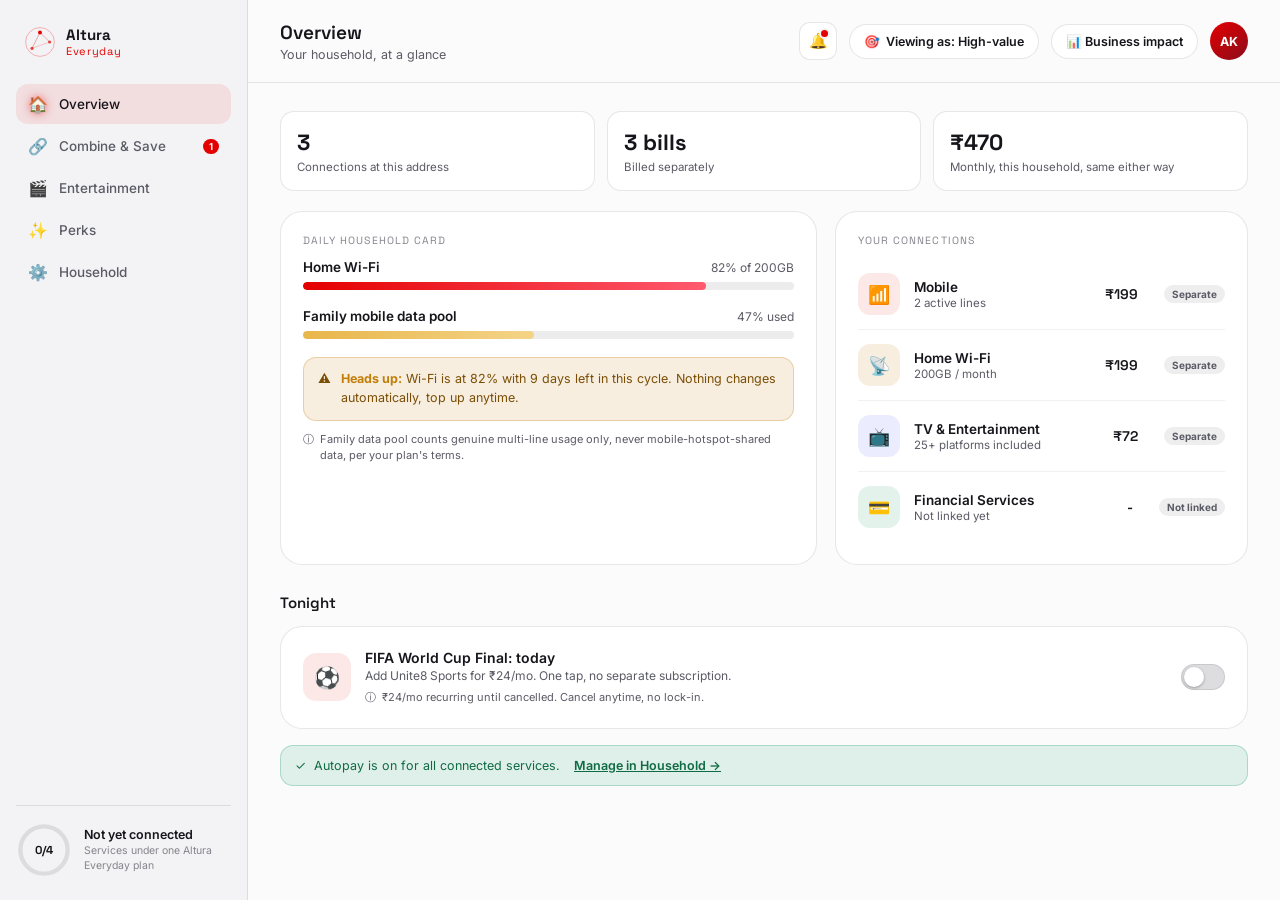
<file: index.html>
<!DOCTYPE html>
<html lang="en">
<head>
<meta charset="UTF-8">
<meta name="viewport" content="width=device-width, initial-scale=1.0">
<meta name="color-scheme" content="light">
<title>Altura Everyday</title>
<style>html,body{background:#fbfbfc;}</style>
<link rel="preconnect" href="https://fonts.googleapis.com">
<link href="https://fonts.googleapis.com/css2?family=Space+Grotesk:wght@500;600;700&family=Inter:wght@400;500;600;700&display=swap" rel="stylesheet">
<link rel="stylesheet" href="style.css">
</head>
<body>

<div class="app">

  <!-- SIDEBAR -->
  <aside class="sidebar">
    <div class="brand">
      <svg class="brand-mesh" viewBox="0 0 40 40" width="32" height="32" fill="none">
        <circle cx="20" cy="20" r="18" stroke="#e40000" stroke-opacity="0.35" stroke-width="1"/>
        <circle cx="20" cy="8" r="2.5" fill="#e40000"/>
        <circle cx="32" cy="20" r="2" fill="#e40000" fill-opacity="0.7"/>
        <circle cx="10" cy="28" r="2" fill="#e40000" fill-opacity="0.7"/>
        <line x1="20" y1="8" x2="32" y2="20" stroke="#e40000" stroke-opacity="0.4"/>
        <line x1="20" y1="8" x2="10" y2="28" stroke="#e40000" stroke-opacity="0.4"/>
        <line x1="32" y1="20" x2="10" y2="28" stroke="#e40000" stroke-opacity="0.25"/>
      </svg>
      <div>
        <div class="brand-name">Altura</div>
        <div class="brand-tag">Everyday</div>
      </div>
    </div>

    <nav class="nav" id="nav"></nav>

    <div class="sidebar-progress">
      <div class="ring-wrap">
        <svg viewBox="0 0 64 64" class="ring" width="56" height="56">
          <circle cx="32" cy="32" r="27" class="ring-track"/>
          <circle cx="32" cy="32" r="27" class="ring-fill" id="ring-fill"/>
        </svg>
        <div class="ring-label" id="ring-label">0/4</div>
      </div>
      <div class="progress-copy">
        <div class="progress-title" id="progress-title">Not yet connected</div>
        <div class="progress-sub">Services under one Altura Everyday plan</div>
      </div>
    </div>
  </aside>

  <!-- MAIN -->
  <main class="main">
    <header class="topbar">
      <div class="topbar-left">
        <div class="greeting" id="page-title">Overview</div>
        <div class="greeting-sub" id="page-sub">Your household, at a glance</div>
      </div>
      <div class="topbar-right">
        <button class="icon-btn" id="bell-btn" title="Notifications">
          🔔<span class="dot" id="bell-dot"></span>
        </button>
        <div class="bell-panel" id="bell-panel">
          <div class="bell-item" data-goto="entertainment">
            <span class="bell-emoji">⚽</span>
            <div>
              <div class="bell-t">FIFA World Cup Final: tonight</div>
              <div class="bell-d">Add Unite8 Sports for ₹24/mo. Tap to open.</div>
            </div>
          </div>
          <div class="bell-item" data-goto="combine">
            <span class="bell-emoji">🔗</span>
            <div>
              <div class="bell-t">3 connections found at your address</div>
              <div class="bell-d">Combine at the same price. Tap to review.</div>
            </div>
          </div>
        </div>
        <button class="pill-btn" id="segment-btn" title="Research finding: high-value households respond to 'we noticed' framing (~74%), mass-market to 'save money' framing (~54-73%). Toggle to see both.">🎯 <span id="segment-label">Viewing as: High-value</span></button>
        <button class="pill-btn" id="impact-btn">📊 Business impact</button>
        <div class="avatar">AK</div>
      </div>
    </header>

    <div class="page" id="page"></div>
  </main>
</div>

<!-- BUSINESS IMPACT SLIDE-OVER -->
<div class="overlay" id="impact-overlay"></div>
<aside class="slideover" id="impact-slideover">
  <div class="slideover-head">
    <div>
      <div class="so-eyebrow">For the pitch, not the customer</div>
      <h2>Why this app is worth building</h2>
    </div>
    <button class="close-btn" id="impact-close">✕</button>
  </div>
  <div class="slideover-body">
    <div class="metric-row">
      <div class="metric">
        <div class="metric-label">Blended ARPU</div>
        <div class="metric-value"><span data-count="257" data-prefix="₹">₹0</span> → <span data-count="322" data-prefix="₹">₹0</span></div>
        <div class="metric-delta up">+25%</div>
      </div>
      <div class="metric">
        <div class="metric-label">Blended churn</div>
        <div class="metric-value"><span data-count="30" data-decimal="1" data-suffix="%">0%</span> → <span data-count="24" data-decimal="1" data-suffix="%">0%</span></div>
        <div class="metric-delta down">−20%</div>
      </div>
    </div>
    <div class="metric-full">
      <div class="metric-label">Fully bundled household, lifetime value vs. prepaid-only</div>
      <div class="metric-big"><span data-count="68" data-decimal="1" data-suffix="x">0x</span></div>
      <div class="metric-note">Same ARPU and churn table the case gives us, multiplied not added.</div>
    </div>
    <div class="metric-full">
      <div class="metric-label">Incremental revenue</div>
      <div class="metric-big">+₹78 Cr <span class="unit">/ 1M subs / year</span></div>
      <div class="metric-note">At 40% bundled mix, zero net discounting, Year 3.</div>
    </div>
    <div class="metric-full">
      <div class="metric-label">Messaging, segmented by primary research (n=200)</div>
      <div class="seg-compare">
        <div class="seg-col"><div class="seg-h">High-value (₹5L+)</div><div class="seg-v">"We noticed" <b>74%</b></div><div class="seg-v dim">"Save money" 15%</div></div>
        <div class="seg-col"><div class="seg-h">Mass-market</div><div class="seg-v">"Save money" <b>54–73%</b></div><div class="seg-v dim">"We noticed" &lt;11%</div></div>
      </div>
      <div class="metric-note">Use the "Viewing as" toggle top-right to see both messaging tracks live in the app.</div>
    </div>
    <p class="so-footnote">Every toggle in this app maps to one flywheel stage: Activate (Daily Household Card, autopay), Expand (Combine, Financial Services), Retain (Perks, cultural add-ons).</p>
  </div>
</aside>

<div class="toast" id="toast"></div>

<script src="app.js"></script>
</body>
</html>
</file>
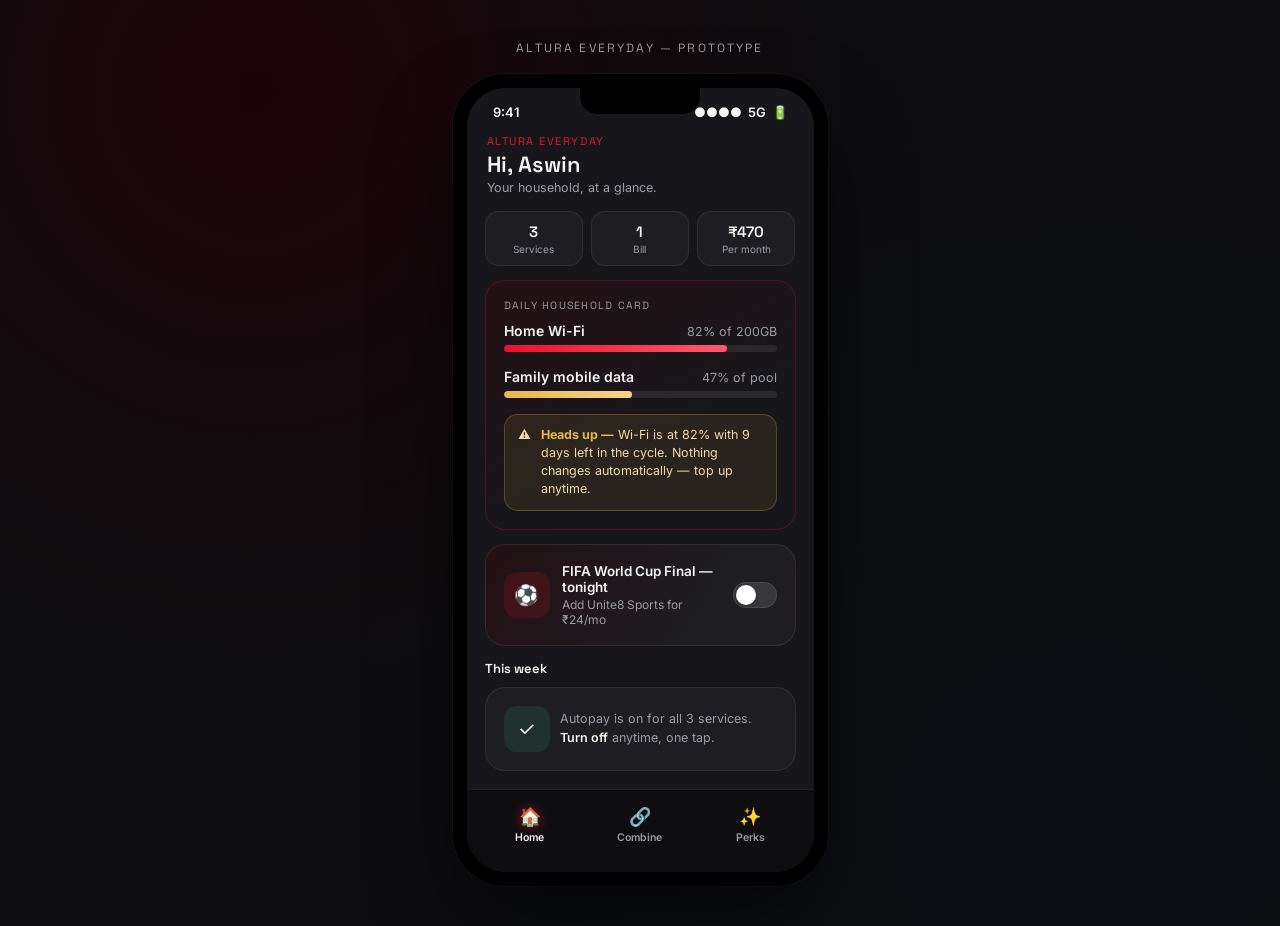
<file: index (2).html>
<!DOCTYPE html>
<html lang="en">
<head>
<meta charset="UTF-8">
<meta name="viewport" content="width=device-width, initial-scale=1.0">
<title>Altura Everyday</title>
<link rel="preconnect" href="https://fonts.googleapis.com">
<link href="https://fonts.googleapis.com/css2?family=Space+Grotesk:wght@500;600;700&family=Inter:wght@400;500;600;700&display=swap" rel="stylesheet">
<style>
  :root{
    --ink:#0c0c0e;
    --ink-soft:#17171b;
    --card:#1d1d22;
    --line:rgba(255,255,255,0.08);
    --red:#e8112d;
    --red-dim:#5c0c16;
    --gold:#e8b64a;
    --white:#f6f5f3;
    --grey:#9a9aa2;
    --green:#3ecf8e;
    --radius:20px;
  }
  *{box-sizing:border-box; margin:0; padding:0;}
  body{
    font-family:'Inter',sans-serif;
    background:
      radial-gradient(circle at 20% 10%, #1a0308 0%, transparent 45%),
      radial-gradient(circle at 85% 90%, #0a0e12 0%, transparent 50%),
      var(--ink);
    min-height:100vh;
    display:flex;
    align-items:center;
    justify-content:center;
    padding:40px 16px;
    color:var(--white);
  }
  .stage{ display:flex; flex-direction:column; align-items:center; gap:18px; }
  .stage-label{ font-family:'Space Grotesk',sans-serif; font-size:12px; letter-spacing:.18em; text-transform:uppercase; color:var(--grey); }

  /* Phone frame */
  .phone{
    width:375px; height:812px;
    background:#000;
    border-radius:52px;
    padding:14px;
    box-shadow: 0 40px 90px -20px rgba(0,0,0,0.7), 0 0 0 1px rgba(255,255,255,0.04);
    position:relative;
  }
  .screen{
    width:100%; height:100%;
    background:var(--ink-soft);
    border-radius:38px;
    overflow:hidden;
    position:relative;
    display:flex;
    flex-direction:column;
  }
  .notch{
    position:absolute; top:0; left:50%; transform:translateX(-50%);
    width:120px; height:26px; background:#000; border-radius:0 0 18px 18px; z-index:20;
  }
  .status-row{
    display:flex; justify-content:space-between; align-items:center;
    padding:16px 26px 6px; font-size:13px; font-weight:600; color:var(--white);
  }

  /* App header */
  .app-header{
    padding:8px 20px 16px;
  }
  .app-header .eyebrow{
    font-family:'Space Grotesk',sans-serif;
    font-size:11px; letter-spacing:.14em; text-transform:uppercase; color:var(--red);
    margin-bottom:2px;
  }
  .app-header h1{
    font-family:'Space Grotesk',sans-serif;
    font-size:22px; font-weight:600;
  }
  .app-header .sub{ font-size:12.5px; color:var(--grey); margin-top:2px; }

  .content{ flex:1; overflow-y:auto; padding:0 18px 18px; }
  .content::-webkit-scrollbar{ display:none; }

  /* Card base */
  .card{
    background:var(--card);
    border:1px solid var(--line);
    border-radius:var(--radius);
    padding:18px;
    margin-bottom:14px;
  }
  .card-label{
    font-family:'Space Grotesk',sans-serif;
    font-size:10.5px; letter-spacing:.12em; text-transform:uppercase; color:var(--grey);
    margin-bottom:10px;
  }

  /* Daily Household Card */
  .hh-card{
    background: linear-gradient(155deg, #241014 0%, #17171b 60%);
    border:1px solid rgba(232,17,45,0.25);
  }
  .usage-row{ display:flex; justify-content:space-between; align-items:baseline; margin-bottom:6px; }
  .usage-row .name{ font-size:14px; font-weight:600; }
  .usage-row .val{ font-size:12.5px; color:var(--grey); }
  .bar-track{ height:7px; border-radius:99px; background:rgba(255,255,255,0.08); overflow:hidden; margin-bottom:16px; }
  .bar-fill{ height:100%; border-radius:99px; }
  .bar-fill.wifi{ background: linear-gradient(90deg,#e8112d,#ff5a6e); width:82%; }
  .bar-fill.mobile{ background: linear-gradient(90deg,#e8b64a,#f4d488); width:47%; }
  .warn{
    display:flex; gap:10px; align-items:flex-start;
    background:rgba(232,182,74,0.09);
    border:1px solid rgba(232,182,74,0.25);
    border-radius:14px; padding:11px 13px; font-size:12.5px; color:#f0d9a2; line-height:1.45;
  }
  .warn b{ color:var(--gold); }

  /* Nudge card */
  .nudge-card{
    background: linear-gradient(160deg, #1d1d22 0%, #241014 130%);
  }
  .nudge-tag{
    display:inline-block; font-size:10.5px; font-weight:700; letter-spacing:.06em;
    color:var(--red); background:rgba(232,17,45,0.12); border:1px solid rgba(232,17,45,0.3);
    padding:4px 9px; border-radius:99px; margin-bottom:10px;
  }
  .nudge-card h3{ font-family:'Space Grotesk',sans-serif; font-size:16.5px; font-weight:600; line-height:1.35; margin-bottom:8px; }
  .nudge-card p{ font-size:13px; color:var(--grey); line-height:1.55; margin-bottom:14px; }
  .price-compare{ display:flex; gap:10px; margin-bottom:14px; }
  .price-box{ flex:1; background:rgba(255,255,255,0.04); border:1px solid var(--line); border-radius:12px; padding:10px 12px; }
  .price-box .lbl{ font-size:10.5px; color:var(--grey); margin-bottom:3px; }
  .price-box .amt{ font-family:'Space Grotesk',sans-serif; font-size:16px; font-weight:600; }
  .price-box.now .amt{ color:var(--white); }
  .price-box.after .amt{ color:var(--green); }
  .btn{
    display:flex; align-items:center; justify-content:center; gap:6px;
    width:100%; padding:13px; border-radius:14px; border:none;
    font-family:'Inter',sans-serif; font-weight:600; font-size:14px;
    cursor:pointer; transition:transform .15s ease;
  }
  .btn:active{ transform:scale(0.97); }
  .btn-primary{ background:var(--red); color:#fff; }
  .btn-ghost{ background:transparent; color:var(--grey); border:1px solid var(--line); margin-top:8px; }

  /* Event / add-on card */
  .event-card{
    display:flex; align-items:center; gap:12px;
    background:linear-gradient(120deg, #241014, #1d1d22 70%);
  }
  .event-icon{
    width:46px; height:46px; border-radius:13px; background:rgba(232,17,45,0.15);
    display:flex; align-items:center; justify-content:center; font-size:20px; flex-shrink:0;
  }
  .event-text{ flex:1; }
  .event-text .t{ font-size:13.5px; font-weight:600; margin-bottom:2px; }
  .event-text .p{ font-size:12px; color:var(--grey); }
  .toggle{
    width:44px; height:26px; border-radius:99px; background:rgba(255,255,255,0.12);
    position:relative; cursor:pointer; flex-shrink:0; border:1px solid var(--line);
    transition:background .2s ease;
  }
  .toggle.on{ background:var(--red); }
  .toggle .knob{
    width:20px; height:20px; border-radius:50%; background:#fff;
    position:absolute; top:2px; left:2px; transition:left .2s ease;
    box-shadow:0 1px 3px rgba(0,0,0,0.3);
  }
  .toggle.on .knob{ left:21px; }

  /* Perks list */
  .perk-row{
    display:flex; align-items:center; gap:12px; padding:12px 0;
    border-bottom:1px solid var(--line);
  }
  .perk-row:last-child{ border-bottom:none; }
  .perk-icon{
    width:38px; height:38px; border-radius:11px; background:rgba(232,182,74,0.12);
    display:flex; align-items:center; justify-content:center; font-size:17px; flex-shrink:0;
  }
  .perk-text .t{ font-size:13.5px; font-weight:600; }
  .perk-text .d{ font-size:11.5px; color:var(--grey); margin-top:1px; }
  .perk-badge{
    margin-left:auto; font-size:10px; font-weight:700; color:var(--green);
    background:rgba(62,207,142,0.12); padding:3px 8px; border-radius:99px; white-space:nowrap;
  }

  /* Household strip */
  .hh-strip{ display:flex; gap:8px; margin-bottom:14px; }
  .chip{
    flex:1; text-align:center; background:var(--card); border:1px solid var(--line);
    border-radius:14px; padding:10px 6px;
  }
  .chip .n{ font-family:'Space Grotesk',sans-serif; font-size:15px; font-weight:600; }
  .chip .l{ font-size:10px; color:var(--grey); margin-top:2px; }

  /* Bottom nav */
  .bottom-nav{
    display:flex; padding:10px 10px 22px; gap:4px;
    border-top:1px solid var(--line);
    background:rgba(12,12,14,0.7);
    backdrop-filter:blur(10px);
  }
  .nav-item{
    flex:1; display:flex; flex-direction:column; align-items:center; gap:4px;
    padding:6px 0; border-radius:12px; cursor:pointer; color:var(--grey);
    font-size:10.5px; font-weight:600; transition:color .15s ease;
    background:none; border:none; font-family:'Inter',sans-serif;
  }
  .nav-item .ic{ font-size:18px; }
  .nav-item.active{ color:var(--white); }
  .nav-item.active .ic{ filter:drop-shadow(0 0 6px rgba(232,17,45,0.5)); }

  .view{ display:none; animation:fade .25s ease; }
  .view.active{ display:block; }
  @keyframes fade{ from{opacity:0; transform:translateY(6px);} to{opacity:1; transform:translateY(0);} }

  .section-title{
    font-family:'Space Grotesk',sans-serif; font-size:13px; font-weight:600;
    margin:4px 0 10px; color:var(--white);
  }

  @media (max-width:420px){
    .phone{ width:100%; max-width:375px; height:88vh; min-height:640px; }
  }
</style>
</head>
<body>

<div class="stage">
  <div class="stage-label">Altura Everyday — Prototype</div>
  <div class="phone">
    <div class="screen">
      <div class="notch"></div>
      <div class="status-row">
        <span>9:41</span>
        <span>●●●●&nbsp;&nbsp;5G&nbsp;&nbsp;🔋</span>
      </div>

      <div class="app-header">
        <div class="eyebrow">Altura Everyday</div>
        <h1 id="header-title">Hi, Aswin</h1>
        <div class="sub" id="header-sub">Your household, at a glance.</div>
      </div>

      <div class="content">

        <!-- HOME VIEW -->
        <div class="view active" id="view-home">
          <div class="hh-strip">
            <div class="chip"><div class="n">3</div><div class="l">Services</div></div>
            <div class="chip"><div class="n">1</div><div class="l">Bill</div></div>
            <div class="chip"><div class="n">₹470</div><div class="l">Per month</div></div>
          </div>

          <div class="card hh-card">
            <div class="card-label">Daily Household Card</div>
            <div class="usage-row"><span class="name">Home Wi-Fi</span><span class="val">82% of 200GB</span></div>
            <div class="bar-track"><div class="bar-fill wifi"></div></div>
            <div class="usage-row"><span class="name">Family mobile data</span><span class="val">47% of pool</span></div>
            <div class="bar-track"><div class="bar-fill mobile"></div></div>
            <div class="warn">⚠️ <span><b>Heads up —</b> Wi-Fi is at 82% with 9 days left in the cycle. Nothing changes automatically — top up anytime.</span></div>
          </div>

          <div class="card event-card" id="event-card">
            <div class="event-icon">⚽</div>
            <div class="event-text">
              <div class="t">FIFA World Cup Final — tonight</div>
              <div class="p">Add Unite8 Sports for ₹24/mo</div>
            </div>
            <div class="toggle" id="event-toggle" onclick="toggleEvent()"><div class="knob"></div></div>
          </div>

          <div class="section-title">This week</div>
          <div class="card" style="display:flex; align-items:center; gap:10px;">
            <div class="event-icon" style="background:rgba(62,207,142,0.12);">✓</div>
            <div style="font-size:12.5px; color:var(--grey); line-height:1.5;">Autopay is on for all 3 services. <span style="color:var(--white); font-weight:600;">Turn off</span> anytime, one tap.</div>
          </div>
        </div>

        <!-- COMBINE VIEW -->
        <div class="view" id="view-combine">
          <div class="card nudge-card">
            <span class="nudge-tag">WE NOTICED</span>
            <h3>You're running 3 separate Altura connections at this address.</h3>
            <p>Mobile, Home Wi-Fi and TV are billed apart today. Bring them under one Altura Everyday plan — same total, one bill, one app.</p>
            <div class="price-compare">
              <div class="price-box now"><div class="lbl">Paying now</div><div class="amt">₹470</div></div>
              <div class="price-box after"><div class="lbl">Combined</div><div class="amt">₹470</div></div>
            </div>
            <button class="btn btn-primary" onclick="combine()">Combine — no extra cost</button>
            <button class="btn btn-ghost">Remind me later</button>
          </div>

          <div class="section-title">Why combine</div>
          <div class="card">
            <div class="perk-row"><div class="perk-icon">📉</div><div class="perk-text"><div class="t">Fewer surprises</div><div class="d">One bill, one due date, one app</div></div></div>
            <div class="perk-row"><div class="perk-icon">🔒</div><div class="perk-text"><div class="t">Nothing changes in price</div><div class="d">Never a discount trick — same total, always</div></div></div>
            <div class="perk-row"><div class="perk-icon">🎁</div><div class="perk-text"><div class="t">Unlocks Retain perks</div><div class="d">Automatic, no spend target required</div></div></div>
          </div>
        </div>

        <!-- PERKS VIEW -->
        <div class="view" id="view-perks">
          <div class="card">
            <div class="card-label">Automatic — no spend needed</div>
            <div class="perk-row"><div class="perk-icon">🛋️</div><div class="perk-text"><div class="t">Airport lounge access</div><div class="d">2 visits / quarter, all members</div></div><span class="perk-badge">Active</span></div>
            <div class="perk-row"><div class="perk-icon">⚡</div><div class="perk-text"><div class="t">Priority network access</div><div class="d">Faster speeds at peak hours</div></div><span class="perk-badge">Active</span></div>
            <div class="perk-row"><div class="perk-icon">🎧</div><div class="perk-text"><div class="t">Concierge support line</div><div class="d">Skip the queue, every time</div></div><span class="perk-badge">Active</span></div>
          </div>
          <div class="section-title">Coming up</div>
          <div class="card event-card">
            <div class="event-icon">🏏</div>
            <div class="event-text">
              <div class="t">IPL season pass</div>
              <div class="p">One-tap add-on, cancel anytime</div>
            </div>
          </div>
        </div>

      </div>

      <div class="bottom-nav">
        <button class="nav-item active" data-view="home" onclick="showView('home')">
          <span class="ic">🏠</span>Home
        </button>
        <button class="nav-item" data-view="combine" onclick="showView('combine')">
          <span class="ic">🔗</span>Combine
        </button>
        <button class="nav-item" data-view="perks" onclick="showView('perks')">
          <span class="ic">✨</span>Perks
        </button>
      </div>
    </div>
  </div>
</div>

<script>
  const headers = {
    home:    { title: "Hi, Aswin", sub: "Your household, at a glance." },
    combine: { title: "Combine & save time", sub: "Same price. One bill. Zero hassle." },
    perks:   { title: "Your perks", sub: "Automatic — nothing to unlock." }
  };

  function showView(name){
    document.querySelectorAll('.view').forEach(v => v.classList.remove('active'));
    document.getElementById('view-' + name).classList.add('active');
    document.querySelectorAll('.nav-item').forEach(n => n.classList.remove('active'));
    document.querySelector('.nav-item[data-view="' + name + '"]').classList.add('active');
    document.getElementById('header-title').textContent = headers[name].title;
    document.getElementById('header-sub').textContent = headers[name].sub;
  }

  function toggleEvent(){
    document.getElementById('event-toggle').classList.toggle('on');
  }

  function combine(){
    const btn = event.target;
    btn.textContent = "✓ Combined — you'll see one bill next cycle";
    btn.style.background = "#3ecf8e";
    btn.disabled = true;
  }
</script>
</body>
</html>
</file>
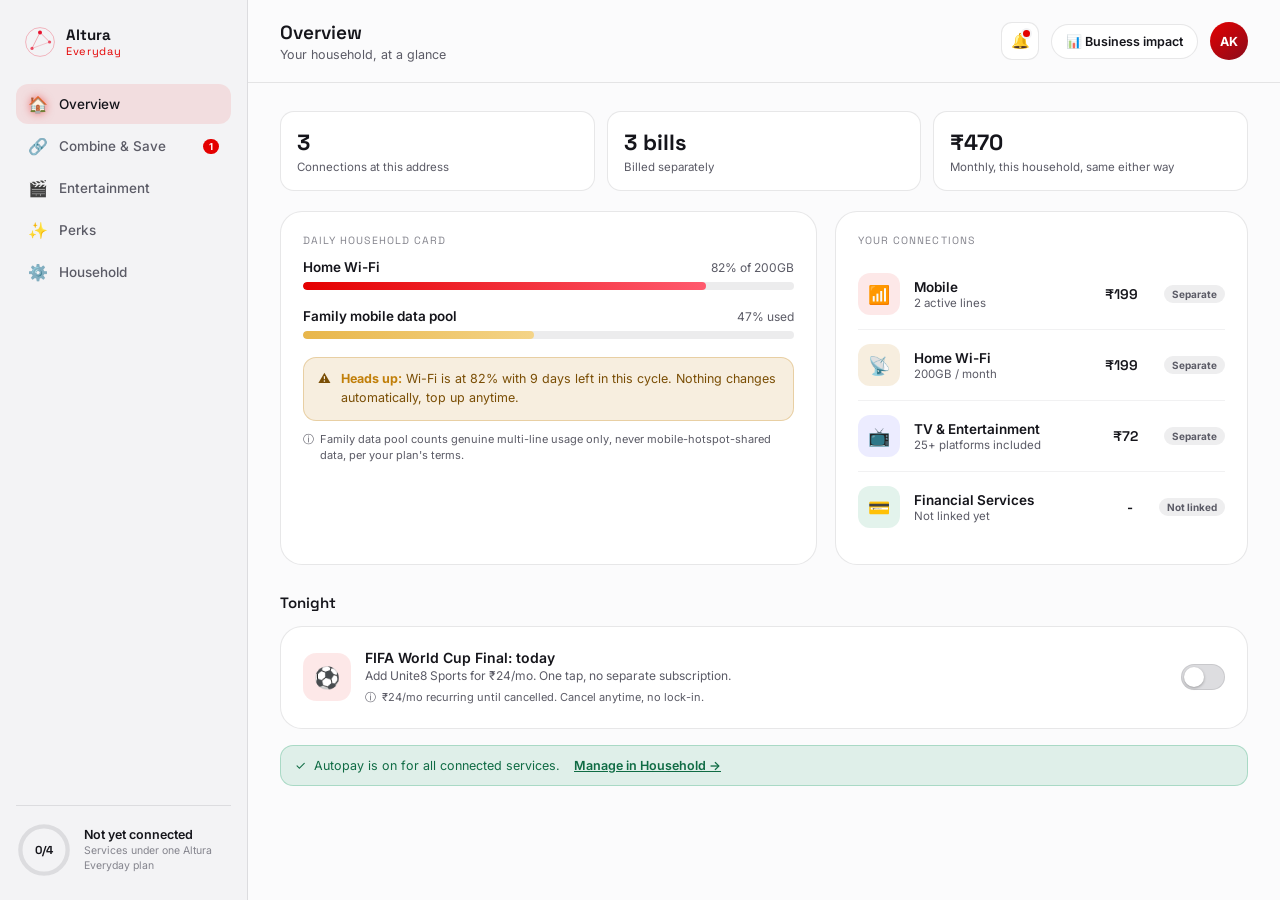
<file: index (3).html>
<!DOCTYPE html>
<html lang="en">
<head>
<meta charset="UTF-8">
<meta name="viewport" content="width=device-width, initial-scale=1.0">
<title>Altura Everyday</title>
<link rel="preconnect" href="https://fonts.googleapis.com">
<link href="https://fonts.googleapis.com/css2?family=Space+Grotesk:wght@500;600;700&family=Inter:wght@400;500;600;700&display=swap" rel="stylesheet">
<link rel="stylesheet" href="style.css">
</head>
<body>

<div class="app">

  <!-- SIDEBAR -->
  <aside class="sidebar">
    <div class="brand">
      <svg class="brand-mesh" viewBox="0 0 40 40" fill="none">
        <circle cx="20" cy="20" r="18" stroke="#e8112d" stroke-opacity="0.35" stroke-width="1"/>
        <circle cx="20" cy="8" r="2.5" fill="#e8112d"/>
        <circle cx="32" cy="20" r="2" fill="#e8112d" fill-opacity="0.7"/>
        <circle cx="10" cy="28" r="2" fill="#e8112d" fill-opacity="0.7"/>
        <line x1="20" y1="8" x2="32" y2="20" stroke="#e8112d" stroke-opacity="0.4"/>
        <line x1="20" y1="8" x2="10" y2="28" stroke="#e8112d" stroke-opacity="0.4"/>
        <line x1="32" y1="20" x2="10" y2="28" stroke="#e8112d" stroke-opacity="0.25"/>
      </svg>
      <div>
        <div class="brand-name">Altura</div>
        <div class="brand-tag">Everyday</div>
      </div>
    </div>

    <nav class="nav" id="nav"></nav>

    <div class="sidebar-progress">
      <div class="ring-wrap">
        <svg viewBox="0 0 64 64" class="ring">
          <circle cx="32" cy="32" r="27" class="ring-track"/>
          <circle cx="32" cy="32" r="27" class="ring-fill" id="ring-fill"/>
        </svg>
        <div class="ring-label" id="ring-label">0/4</div>
      </div>
      <div class="progress-copy">
        <div class="progress-title" id="progress-title">Not yet connected</div>
        <div class="progress-sub">Services under one Altura Everyday plan</div>
      </div>
    </div>
  </aside>

  <!-- MAIN -->
  <main class="main">
    <header class="topbar">
      <div class="topbar-left">
        <div class="greeting" id="page-title">Overview</div>
        <div class="greeting-sub" id="page-sub">Your household, at a glance</div>
      </div>
      <div class="topbar-right">
        <button class="icon-btn" id="bell-btn" title="Notifications">
          🔔<span class="dot" id="bell-dot"></span>
        </button>
        <div class="bell-panel" id="bell-panel">
          <div class="bell-item" data-goto="entertainment">
            <span class="bell-emoji">⚽</span>
            <div>
              <div class="bell-t">FIFA World Cup Final — tonight</div>
              <div class="bell-d">Add Unite8 Sports for ₹24/mo. Tap to open.</div>
            </div>
          </div>
          <div class="bell-item" data-goto="combine">
            <span class="bell-emoji">🔗</span>
            <div>
              <div class="bell-t">3 connections found at your address</div>
              <div class="bell-d">Combine at the same price. Tap to review.</div>
            </div>
          </div>
        </div>
        <button class="pill-btn" id="impact-btn">📊 Business impact</button>
        <div class="avatar">AK</div>
      </div>
    </header>

    <div class="page" id="page"></div>
  </main>
</div>

<!-- BUSINESS IMPACT SLIDE-OVER -->
<div class="overlay" id="impact-overlay"></div>
<aside class="slideover" id="impact-slideover">
  <div class="slideover-head">
    <div>
      <div class="so-eyebrow">For the pitch, not the customer</div>
      <h2>Why this app is worth building</h2>
    </div>
    <button class="close-btn" id="impact-close">✕</button>
  </div>
  <div class="slideover-body">
    <div class="metric-row">
      <div class="metric">
        <div class="metric-label">Blended ARPU</div>
        <div class="metric-value"><span data-count="257" data-prefix="₹">₹0</span> → <span data-count="322" data-prefix="₹">₹0</span></div>
        <div class="metric-delta up">+25%</div>
      </div>
      <div class="metric">
        <div class="metric-label">Blended churn</div>
        <div class="metric-value"><span data-count="30" data-decimal="1" data-suffix="%">0%</span> → <span data-count="24" data-decimal="1" data-suffix="%">0%</span></div>
        <div class="metric-delta down">−20%</div>
      </div>
    </div>
    <div class="metric-full">
      <div class="metric-label">Fully bundled household — lifetime value vs. prepaid-only</div>
      <div class="metric-big"><span data-count="68" data-decimal="1" data-suffix="x">0x</span></div>
      <div class="metric-note">Same ARPU and churn table the case gives us — multiplied, not added.</div>
    </div>
    <div class="metric-full">
      <div class="metric-label">Incremental revenue</div>
      <div class="metric-big">+₹78 Cr <span class="unit">/ 1M subs / year</span></div>
      <div class="metric-note">At 40% bundled mix, zero net discounting — Year 3.</div>
    </div>
    <p class="so-footnote">Every toggle in this app maps to one flywheel stage: Activate (Daily Household Card, autopay), Expand (Combine, Financial Services), Retain (Perks, cultural add-ons).</p>
  </div>
</aside>

<div class="toast" id="toast"></div>

<script src="app.js"></script>
</body>
</html>
</file>
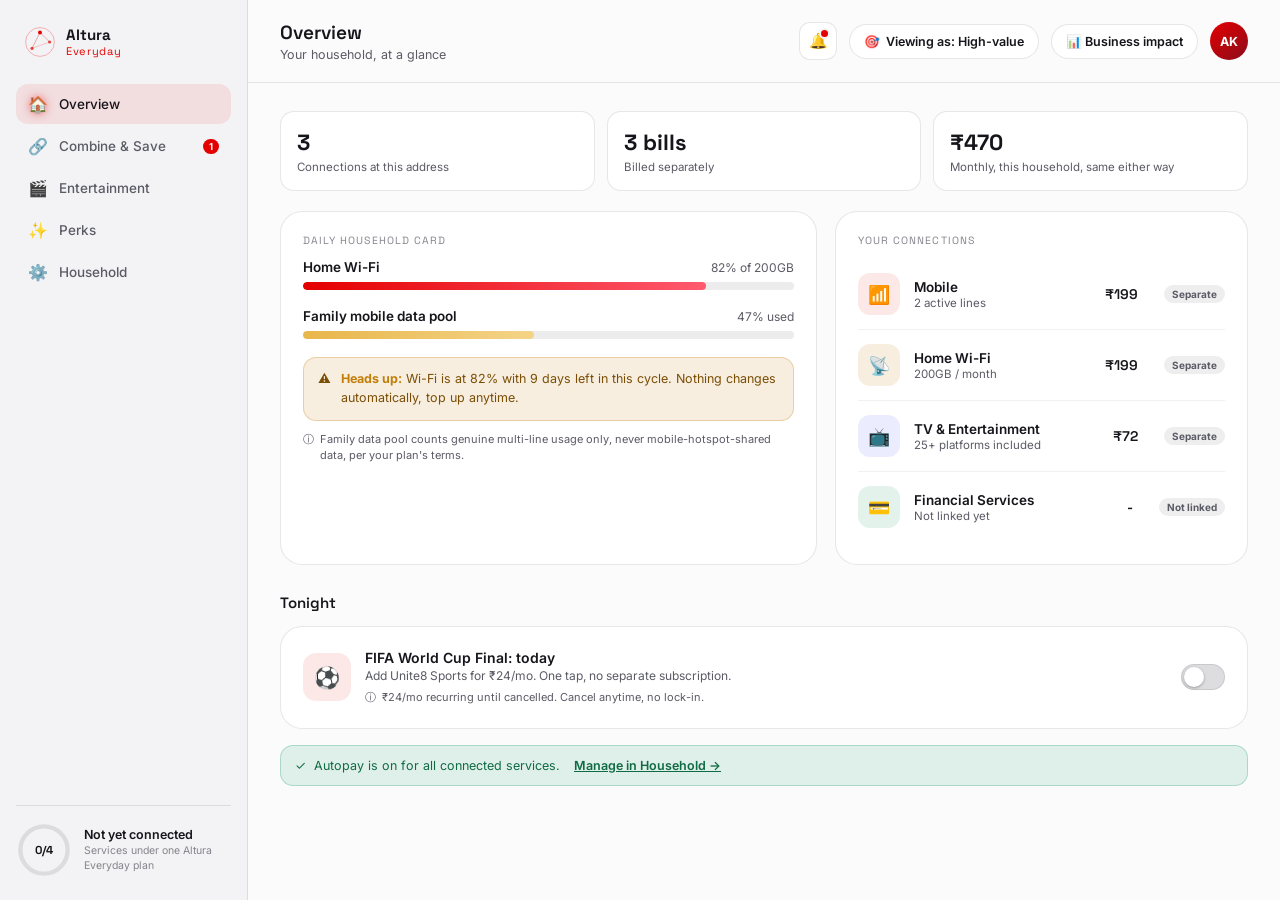
<file: index (5).html>
<!DOCTYPE html>
<html lang="en">
<head>
<meta charset="UTF-8">
<meta name="viewport" content="width=device-width, initial-scale=1.0">
<title>Altura Everyday</title>
<link rel="preconnect" href="https://fonts.googleapis.com">
<link href="https://fonts.googleapis.com/css2?family=Space+Grotesk:wght@500;600;700&family=Inter:wght@400;500;600;700&display=swap" rel="stylesheet">
<link rel="stylesheet" href="style.css">
</head>
<body>

<div class="app">

  <!-- SIDEBAR -->
  <aside class="sidebar">
    <div class="brand">
      <svg class="brand-mesh" viewBox="0 0 40 40" fill="none">
        <circle cx="20" cy="20" r="18" stroke="#e40000" stroke-opacity="0.35" stroke-width="1"/>
        <circle cx="20" cy="8" r="2.5" fill="#e40000"/>
        <circle cx="32" cy="20" r="2" fill="#e40000" fill-opacity="0.7"/>
        <circle cx="10" cy="28" r="2" fill="#e40000" fill-opacity="0.7"/>
        <line x1="20" y1="8" x2="32" y2="20" stroke="#e40000" stroke-opacity="0.4"/>
        <line x1="20" y1="8" x2="10" y2="28" stroke="#e40000" stroke-opacity="0.4"/>
        <line x1="32" y1="20" x2="10" y2="28" stroke="#e40000" stroke-opacity="0.25"/>
      </svg>
      <div>
        <div class="brand-name">Altura</div>
        <div class="brand-tag">Everyday</div>
      </div>
    </div>

    <nav class="nav" id="nav"></nav>

    <div class="sidebar-progress">
      <div class="ring-wrap">
        <svg viewBox="0 0 64 64" class="ring">
          <circle cx="32" cy="32" r="27" class="ring-track"/>
          <circle cx="32" cy="32" r="27" class="ring-fill" id="ring-fill"/>
        </svg>
        <div class="ring-label" id="ring-label">0/4</div>
      </div>
      <div class="progress-copy">
        <div class="progress-title" id="progress-title">Not yet connected</div>
        <div class="progress-sub">Services under one Altura Everyday plan</div>
      </div>
    </div>
  </aside>

  <!-- MAIN -->
  <main class="main">
    <header class="topbar">
      <div class="topbar-left">
        <div class="greeting" id="page-title">Overview</div>
        <div class="greeting-sub" id="page-sub">Your household, at a glance</div>
      </div>
      <div class="topbar-right">
        <button class="icon-btn" id="bell-btn" title="Notifications">
          🔔<span class="dot" id="bell-dot"></span>
        </button>
        <div class="bell-panel" id="bell-panel">
          <div class="bell-item" data-goto="entertainment">
            <span class="bell-emoji">⚽</span>
            <div>
              <div class="bell-t">FIFA World Cup Final: tonight</div>
              <div class="bell-d">Add Unite8 Sports for ₹24/mo. Tap to open.</div>
            </div>
          </div>
          <div class="bell-item" data-goto="combine">
            <span class="bell-emoji">🔗</span>
            <div>
              <div class="bell-t">3 connections found at your address</div>
              <div class="bell-d">Combine at the same price. Tap to review.</div>
            </div>
          </div>
        </div>
        <button class="pill-btn" id="segment-btn" title="Research finding: high-value households respond to 'we noticed' framing (~74%), mass-market to 'save money' framing (~54-73%). Toggle to see both.">🎯 <span id="segment-label">Viewing as: High-value</span></button>
        <button class="pill-btn" id="impact-btn">📊 Business impact</button>
        <div class="avatar">AK</div>
      </div>
    </header>

    <div class="page" id="page"></div>
  </main>
</div>

<!-- BUSINESS IMPACT SLIDE-OVER -->
<div class="overlay" id="impact-overlay"></div>
<aside class="slideover" id="impact-slideover">
  <div class="slideover-head">
    <div>
      <div class="so-eyebrow">For the pitch, not the customer</div>
      <h2>Why this app is worth building</h2>
    </div>
    <button class="close-btn" id="impact-close">✕</button>
  </div>
  <div class="slideover-body">
    <div class="metric-row">
      <div class="metric">
        <div class="metric-label">Blended ARPU</div>
        <div class="metric-value"><span data-count="257" data-prefix="₹">₹0</span> → <span data-count="322" data-prefix="₹">₹0</span></div>
        <div class="metric-delta up">+25%</div>
      </div>
      <div class="metric">
        <div class="metric-label">Blended churn</div>
        <div class="metric-value"><span data-count="30" data-decimal="1" data-suffix="%">0%</span> → <span data-count="24" data-decimal="1" data-suffix="%">0%</span></div>
        <div class="metric-delta down">−20%</div>
      </div>
    </div>
    <div class="metric-full">
      <div class="metric-label">Fully bundled household, lifetime value vs. prepaid-only</div>
      <div class="metric-big"><span data-count="68" data-decimal="1" data-suffix="x">0x</span></div>
      <div class="metric-note">Same ARPU and churn table the case gives us, multiplied not added.</div>
    </div>
    <div class="metric-full">
      <div class="metric-label">Incremental revenue</div>
      <div class="metric-big">+₹78 Cr <span class="unit">/ 1M subs / year</span></div>
      <div class="metric-note">At 40% bundled mix, zero net discounting, Year 3.</div>
    </div>
    <div class="metric-full">
      <div class="metric-label">Messaging, segmented by primary research (n=200)</div>
      <div class="seg-compare">
        <div class="seg-col"><div class="seg-h">High-value (₹5L+)</div><div class="seg-v">"We noticed" <b>74%</b></div><div class="seg-v dim">"Save money" 15%</div></div>
        <div class="seg-col"><div class="seg-h">Mass-market</div><div class="seg-v">"Save money" <b>54–73%</b></div><div class="seg-v dim">"We noticed" &lt;11%</div></div>
      </div>
      <div class="metric-note">Use the "Viewing as" toggle top-right to see both messaging tracks live in the app.</div>
    </div>
    <p class="so-footnote">Every toggle in this app maps to one flywheel stage: Activate (Daily Household Card, autopay), Expand (Combine, Financial Services), Retain (Perks, cultural add-ons).</p>
  </div>
</aside>

<div class="toast" id="toast"></div>

<script src="app.js"></script>
</body>
</html>
</file>
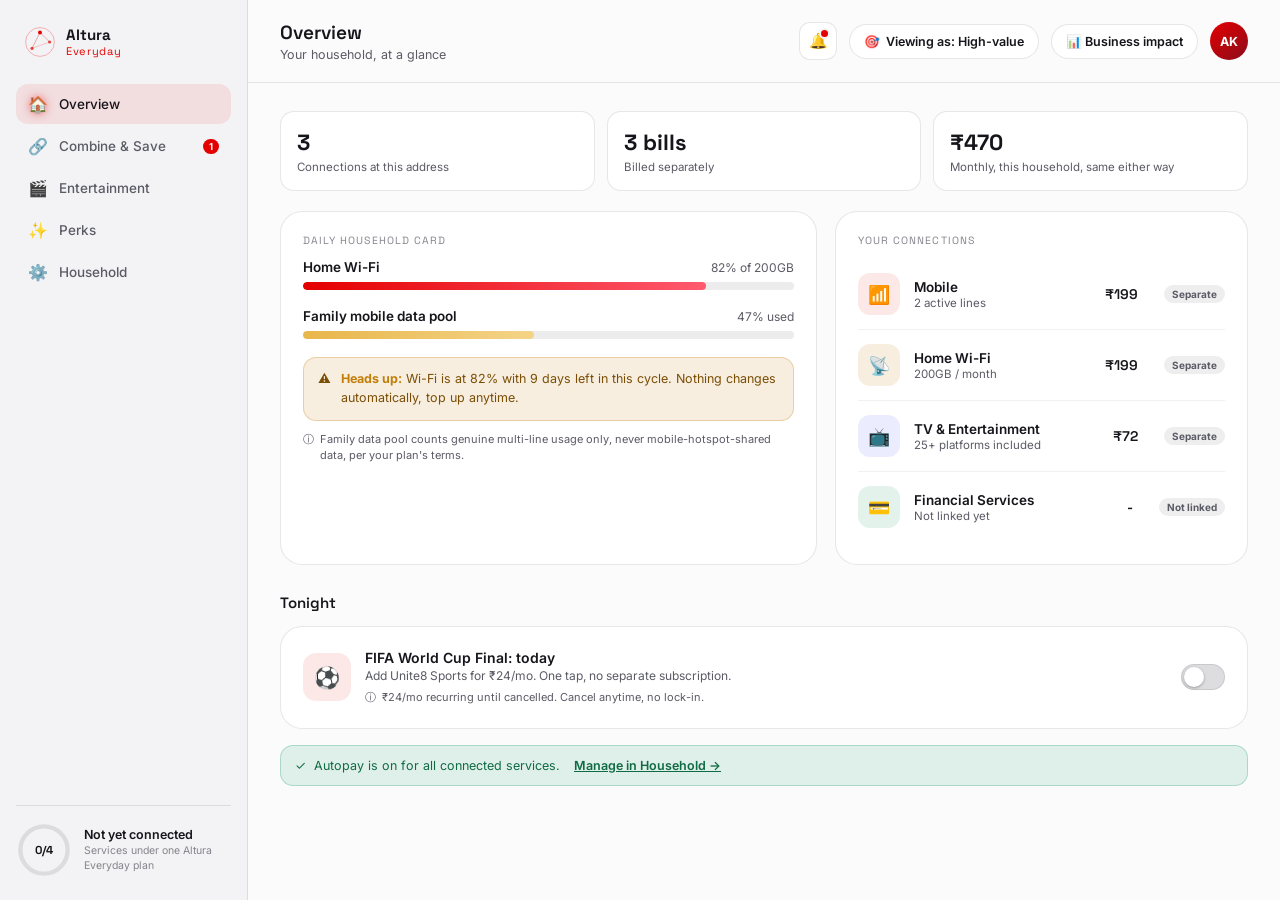
<file: index (6).html>
<!DOCTYPE html>
<html lang="en">
<head>
<meta charset="UTF-8">
<meta name="viewport" content="width=device-width, initial-scale=1.0">
<meta name="color-scheme" content="light">
<title>Altura Everyday</title>
<style>html,body{background:#fbfbfc;}</style>
<link rel="preconnect" href="https://fonts.googleapis.com">
<link href="https://fonts.googleapis.com/css2?family=Space+Grotesk:wght@500;600;700&family=Inter:wght@400;500;600;700&display=swap" rel="stylesheet">
<link rel="stylesheet" href="style.css">
</head>
<body>

<div class="app">

  <!-- SIDEBAR -->
  <aside class="sidebar">
    <div class="brand">
      <svg class="brand-mesh" viewBox="0 0 40 40" fill="none">
        <circle cx="20" cy="20" r="18" stroke="#e40000" stroke-opacity="0.35" stroke-width="1"/>
        <circle cx="20" cy="8" r="2.5" fill="#e40000"/>
        <circle cx="32" cy="20" r="2" fill="#e40000" fill-opacity="0.7"/>
        <circle cx="10" cy="28" r="2" fill="#e40000" fill-opacity="0.7"/>
        <line x1="20" y1="8" x2="32" y2="20" stroke="#e40000" stroke-opacity="0.4"/>
        <line x1="20" y1="8" x2="10" y2="28" stroke="#e40000" stroke-opacity="0.4"/>
        <line x1="32" y1="20" x2="10" y2="28" stroke="#e40000" stroke-opacity="0.25"/>
      </svg>
      <div>
        <div class="brand-name">Altura</div>
        <div class="brand-tag">Everyday</div>
      </div>
    </div>

    <nav class="nav" id="nav"></nav>

    <div class="sidebar-progress">
      <div class="ring-wrap">
        <svg viewBox="0 0 64 64" class="ring">
          <circle cx="32" cy="32" r="27" class="ring-track"/>
          <circle cx="32" cy="32" r="27" class="ring-fill" id="ring-fill"/>
        </svg>
        <div class="ring-label" id="ring-label">0/4</div>
      </div>
      <div class="progress-copy">
        <div class="progress-title" id="progress-title">Not yet connected</div>
        <div class="progress-sub">Services under one Altura Everyday plan</div>
      </div>
    </div>
  </aside>

  <!-- MAIN -->
  <main class="main">
    <header class="topbar">
      <div class="topbar-left">
        <div class="greeting" id="page-title">Overview</div>
        <div class="greeting-sub" id="page-sub">Your household, at a glance</div>
      </div>
      <div class="topbar-right">
        <button class="icon-btn" id="bell-btn" title="Notifications">
          🔔<span class="dot" id="bell-dot"></span>
        </button>
        <div class="bell-panel" id="bell-panel">
          <div class="bell-item" data-goto="entertainment">
            <span class="bell-emoji">⚽</span>
            <div>
              <div class="bell-t">FIFA World Cup Final: tonight</div>
              <div class="bell-d">Add Unite8 Sports for ₹24/mo. Tap to open.</div>
            </div>
          </div>
          <div class="bell-item" data-goto="combine">
            <span class="bell-emoji">🔗</span>
            <div>
              <div class="bell-t">3 connections found at your address</div>
              <div class="bell-d">Combine at the same price. Tap to review.</div>
            </div>
          </div>
        </div>
        <button class="pill-btn" id="segment-btn" title="Research finding: high-value households respond to 'we noticed' framing (~74%), mass-market to 'save money' framing (~54-73%). Toggle to see both.">🎯 <span id="segment-label">Viewing as: High-value</span></button>
        <button class="pill-btn" id="impact-btn">📊 Business impact</button>
        <div class="avatar">AK</div>
      </div>
    </header>

    <div class="page" id="page"></div>
  </main>
</div>

<!-- BUSINESS IMPACT SLIDE-OVER -->
<div class="overlay" id="impact-overlay"></div>
<aside class="slideover" id="impact-slideover">
  <div class="slideover-head">
    <div>
      <div class="so-eyebrow">For the pitch, not the customer</div>
      <h2>Why this app is worth building</h2>
    </div>
    <button class="close-btn" id="impact-close">✕</button>
  </div>
  <div class="slideover-body">
    <div class="metric-row">
      <div class="metric">
        <div class="metric-label">Blended ARPU</div>
        <div class="metric-value"><span data-count="257" data-prefix="₹">₹0</span> → <span data-count="322" data-prefix="₹">₹0</span></div>
        <div class="metric-delta up">+25%</div>
      </div>
      <div class="metric">
        <div class="metric-label">Blended churn</div>
        <div class="metric-value"><span data-count="30" data-decimal="1" data-suffix="%">0%</span> → <span data-count="24" data-decimal="1" data-suffix="%">0%</span></div>
        <div class="metric-delta down">−20%</div>
      </div>
    </div>
    <div class="metric-full">
      <div class="metric-label">Fully bundled household, lifetime value vs. prepaid-only</div>
      <div class="metric-big"><span data-count="68" data-decimal="1" data-suffix="x">0x</span></div>
      <div class="metric-note">Same ARPU and churn table the case gives us, multiplied not added.</div>
    </div>
    <div class="metric-full">
      <div class="metric-label">Incremental revenue</div>
      <div class="metric-big">+₹78 Cr <span class="unit">/ 1M subs / year</span></div>
      <div class="metric-note">At 40% bundled mix, zero net discounting, Year 3.</div>
    </div>
    <div class="metric-full">
      <div class="metric-label">Messaging, segmented by primary research (n=200)</div>
      <div class="seg-compare">
        <div class="seg-col"><div class="seg-h">High-value (₹5L+)</div><div class="seg-v">"We noticed" <b>74%</b></div><div class="seg-v dim">"Save money" 15%</div></div>
        <div class="seg-col"><div class="seg-h">Mass-market</div><div class="seg-v">"Save money" <b>54–73%</b></div><div class="seg-v dim">"We noticed" &lt;11%</div></div>
      </div>
      <div class="metric-note">Use the "Viewing as" toggle top-right to see both messaging tracks live in the app.</div>
    </div>
    <p class="so-footnote">Every toggle in this app maps to one flywheel stage: Activate (Daily Household Card, autopay), Expand (Combine, Financial Services), Retain (Perks, cultural add-ons).</p>
  </div>
</aside>

<div class="toast" id="toast"></div>

<script src="app.js"></script>
</body>
</html>
</file>
<file: style.css>
:root{
  --ink:#fbfbfc;
  --panel:#f3f3f5;
  --card:#ffffff;
  --card-hi:#f6f6f9;
  --line:rgba(20,20,35,0.10);
  --line-soft:rgba(20,20,35,0.06);
  --red:#e40000;
  --red-dim:rgba(228,0,0,0.09);
  --gold:#c17f0a;
  --gold-dim:rgba(193,127,10,0.13);
  --green:#1e9e64;
  --green-dim:rgba(30,158,100,0.12);
  --white:#15151b;
  --grey:#5b5b66;
  --grey-soft:#84848d;
  --radius:16px;
  --radius-lg:22px;
}
*{box-sizing:border-box; margin:0; padding:0;}
html,body{height:100%;}
body{
  font-family:'Inter',sans-serif;
  background:var(--ink);
  color:var(--white);
  overflow:hidden;
}
::-webkit-scrollbar{ width:8px; height:8px; }
::-webkit-scrollbar-thumb{ background:rgba(20,20,35,0.16); border-radius:99px; }

.app{
  display:grid;
  grid-template-columns:248px 1fr;
  height:100vh;
}

/* ---------- SIDEBAR ---------- */
.sidebar{
  background:var(--panel);
  border-right:1px solid var(--line);
  display:flex;
  flex-direction:column;
  padding:22px 16px;
}
.brand{ display:flex; align-items:center; gap:10px; padding:4px 8px 26px; }
.brand-mesh{ width:32px; height:32px; flex-shrink:0; }
.brand-name{ font-family:'Space Grotesk',sans-serif; font-size:15px; font-weight:700; line-height:1; }
.brand-tag{ font-family:'Space Grotesk',sans-serif; font-size:11px; color:var(--red); letter-spacing:.06em; margin-top:2px; }

.nav{ display:flex; flex-direction:column; gap:2px; flex:1; }
.nav-btn{
  display:flex; align-items:center; gap:11px;
  padding:10px 12px; border-radius:12px; border:none; background:none;
  color:var(--grey); font-family:'Inter',sans-serif; font-size:13.5px; font-weight:500;
  cursor:pointer; text-align:left; width:100%; transition:background .15s ease, color .15s ease;
}
.nav-btn .ic{ font-size:16px; width:20px; text-align:center; }
.nav-btn:hover{ background:var(--card); color:var(--white); }
.nav-btn.active{ background:var(--red-dim); color:var(--white); }
.nav-btn.active .ic{ filter:drop-shadow(0 0 4px rgba(228,0,0,0.5)); }
.nav-badge{
  margin-left:auto; font-size:9.5px; font-weight:700; background:var(--red);
  color:#fff; padding:2px 6px; border-radius:99px;
}

.sidebar-progress{
  border-top:1px solid var(--line); padding-top:16px; margin-top:10px;
  display:flex; align-items:center; gap:12px;
}
.ring-wrap{ position:relative; width:56px; height:56px; flex-shrink:0; }
.ring{ width:56px; height:56px; transform:rotate(-90deg); }
.ring-track{ fill:none; stroke:var(--line); stroke-width:5; }
.ring-fill{
  fill:none; stroke:var(--red); stroke-width:5; stroke-linecap:round;
  stroke-dasharray:169.6; stroke-dashoffset:169.6; transition:stroke-dashoffset .6s ease;
}
.ring-label{
  position:absolute; inset:0; display:flex; align-items:center; justify-content:center;
  font-family:'Space Grotesk',sans-serif; font-size:11.5px; font-weight:700;
}
.progress-title{ font-size:12.5px; font-weight:600; }
.progress-sub{ font-size:10.5px; color:var(--grey-soft); margin-top:2px; line-height:1.4; }

/* ---------- MAIN ---------- */
.main{ display:flex; flex-direction:column; height:100vh; overflow:hidden; }
.topbar{
  display:flex; align-items:center; justify-content:space-between;
  padding:20px 32px; border-bottom:1px solid var(--line); flex-shrink:0;
}
.greeting{ font-family:'Space Grotesk',sans-serif; font-size:19px; font-weight:600; }
.greeting-sub{ font-size:12.5px; color:var(--grey); margin-top:2px; }
.topbar-right{ display:flex; align-items:center; gap:12px; position:relative; }

.icon-btn{
  position:relative; width:38px; height:38px; border-radius:11px; border:1px solid var(--line);
  background:var(--card); cursor:pointer; font-size:15px; color:var(--white);
}
.icon-btn .dot{
  position:absolute; top:7px; right:8px; width:7px; height:7px; border-radius:50%;
  background:var(--red); box-shadow:0 0 0 2px var(--panel);
}
.icon-btn .dot.hidden{ display:none; }

.bell-panel{
  position:absolute; top:48px; right:96px; width:300px; background:var(--card-hi);
  border:1px solid var(--line); border-radius:14px; padding:8px;
  box-shadow:0 16px 40px rgba(20,20,40,0.14); display:none; flex-direction:column; gap:2px; z-index:40;
}
.bell-panel.open{ display:flex; }
.bell-item{
  display:flex; gap:10px; align-items:flex-start; padding:10px; border-radius:10px; cursor:pointer;
}
.bell-item:hover{ background:rgba(20,20,35,0.045); }
.bell-emoji{ font-size:17px; }
.bell-t{ font-size:12.5px; font-weight:600; }
.bell-d{ font-size:11px; color:var(--grey); margin-top:2px; line-height:1.4; }

.pill-btn{
  display:flex; align-items:center; gap:6px; padding:9px 14px; border-radius:99px;
  border:1px solid var(--line); background:var(--card); color:var(--white);
  font-family:'Inter',sans-serif; font-size:12.5px; font-weight:600; cursor:pointer;
}
.pill-btn:hover{ border-color:rgba(228,0,0,0.4); }
.pill-btn.seg-massmarket{ border-color:rgba(228,0,0,0.5); background:rgba(228,0,0,0.08); }

.seg-compare{ display:flex; gap:12px; margin:10px 0 8px; }
.seg-col{ flex:1; background:rgba(20,20,35,0.03); border:1px solid var(--line); border-radius:10px; padding:12px; }
.seg-h{ font-size:10.5px; color:var(--grey); text-transform:uppercase; letter-spacing:0.04em; margin-bottom:8px; }
.seg-v{ font-size:12.5px; margin-bottom:3px; }
.seg-v b{ font-family:'Space Grotesk',sans-serif; }
.seg-v.dim{ color:var(--grey); }

.disclosure-line{ font-size:11px; color:var(--grey); margin-top:10px; display:flex; align-items:flex-start; gap:6px; line-height:1.5; }
.disclosure-line .di{ flex-shrink:0; }

.avatar{
  width:38px; height:38px; border-radius:50%; background:linear-gradient(140deg,#e40000,#8a0c1c);
  display:flex; align-items:center; justify-content:center; font-size:12.5px; font-weight:700; color:#fff;
}

.page{ flex:1; overflow-y:auto; padding:28px 32px 60px; }
.view{ display:none; animation:fadeUp .3s ease; }
.view.active{ display:block; }
@keyframes fadeUp{ from{opacity:0; transform:translateY(8px);} to{opacity:1; transform:translateY(0);} }

/* ---------- SHARED CARD SYSTEM ---------- */
.grid{ display:grid; gap:18px; }
.grid-3{ grid-template-columns:repeat(3,1fr); }
.grid-2{ grid-template-columns:1.3fr 1fr; }
@media (max-width:1100px){ .grid-3{grid-template-columns:1fr 1fr;} .grid-2{grid-template-columns:1fr;} }

.card{
  background:var(--card); border:1px solid var(--line); border-radius:var(--radius-lg);
  padding:22px;
}
.card-label{
  font-family:'Space Grotesk',sans-serif; font-size:10.5px; letter-spacing:.1em; text-transform:uppercase;
  color:var(--grey-soft); margin-bottom:12px;
}
.section-title{
  font-family:'Space Grotesk',sans-serif; font-size:15px; font-weight:600; margin:28px 0 14px;
}
.section-title:first-child{ margin-top:0; }

/* stat chips */
.chip-row{ display:flex; gap:12px; margin-bottom:20px; }
.chip{ flex:1; background:var(--card); border:1px solid var(--line); border-radius:14px; padding:16px; }
.chip .n{ font-family:'Space Grotesk',sans-serif; font-size:22px; font-weight:700; }
.chip .l{ font-size:11.5px; color:var(--grey); margin-top:4px; }
.chip.accent{ border-color:rgba(228,0,0,0.3); background:linear-gradient(160deg,rgba(228,0,0,0.08),var(--card)); }

/* usage bars */
.usage-block{ margin-bottom:18px; }
.usage-row{ display:flex; justify-content:space-between; align-items:baseline; margin-bottom:7px; }
.usage-row .name{ font-size:13.5px; font-weight:600; }
.usage-row .val{ font-size:12px; color:var(--grey); }
.bar-track{ height:8px; border-radius:99px; background:rgba(20,20,35,0.08); overflow:hidden; }
.bar-fill{ height:100%; border-radius:99px; width:0; transition:width 1s cubic-bezier(.2,.8,.2,1); }
.bar-fill.wifi{ background:linear-gradient(90deg,#e40000,#ff5a6e); }
.bar-fill.mobile{ background:linear-gradient(90deg,#e8b64a,#f4d488); }

.warn{
  display:flex; gap:10px; align-items:flex-start; background:var(--gold-dim);
  border:1px solid rgba(193,127,10,0.28); border-radius:13px; padding:12px 14px;
  font-size:12.5px; color:#7a4e05; line-height:1.5; margin-top:4px;
}
.warn b{ color:var(--gold); }
.info-line{
  display:flex; gap:10px; align-items:center; background:var(--green-dim);
  border:1px solid rgba(30,158,100,0.28); border-radius:13px; padding:12px 14px;
  font-size:12.5px; color:#0f6b44;
}

/* connections list */
.conn-row{
  display:flex; align-items:center; gap:14px; padding:14px 0; border-bottom:1px solid var(--line-soft);
}
.conn-row:last-child{ border-bottom:none; }
.conn-icon{ width:42px; height:42px; border-radius:12px; display:flex; align-items:center; justify-content:center; font-size:18px; flex-shrink:0; }
.conn-icon.mobile{ background:var(--red-dim); }
.conn-icon.wifi{ background:var(--gold-dim); }
.conn-icon.tv{ background:rgba(120,120,255,0.14); }
.conn-icon.fs{ background:var(--green-dim); }
.conn-text{ flex:1; }
.conn-text .t{ font-size:13.5px; font-weight:600; }
.conn-text .d{ font-size:11.5px; color:var(--grey); margin-top:1px; }
.conn-price{ font-family:'Space Grotesk',sans-serif; font-size:14px; font-weight:600; }
.status-tag{ font-size:10px; font-weight:700; padding:3px 8px; border-radius:99px; margin-left:12px; }
.status-tag.separate{ background:rgba(20,20,35,0.07); color:var(--grey); }
.status-tag.combined{ background:var(--green-dim); color:var(--green); }
.status-tag.linked{ background:var(--green-dim); color:var(--green); }
.status-tag.notlinked{ background:rgba(20,20,35,0.07); color:var(--grey); }

/* buttons */
.btn{
  display:inline-flex; align-items:center; justify-content:center; gap:7px;
  padding:12px 20px; border-radius:12px; border:none; cursor:pointer;
  font-family:'Inter',sans-serif; font-weight:600; font-size:13.5px; transition:transform .12s ease, opacity .15s ease;
}
.btn:active{ transform:scale(0.97); }
.btn:disabled{ opacity:.55; cursor:default; }
.btn-primary{ background:var(--red); color:#fff; }
.btn-primary:hover:not(:disabled){ background:#ff2942; }
.btn-ghost{ background:transparent; color:var(--grey); border:1px solid var(--line); }
.btn-ghost:hover{ color:var(--white); border-color:rgba(20,20,35,0.25); }
.btn-success{ background:var(--green); color:#06301f; }
.btn-sm{ padding:8px 14px; font-size:12.5px; }

/* nudge card */
.nudge-card{ background:linear-gradient(150deg,#fff1f1,var(--card) 65%); border:1px solid rgba(228,0,0,0.18); }
.nudge-tag{
  display:inline-flex; align-items:center; gap:5px; font-size:10.5px; font-weight:700; letter-spacing:.05em;
  color:var(--red); background:var(--red-dim); border:1px solid rgba(228,0,0,0.3);
  padding:5px 10px; border-radius:99px; margin-bottom:14px;
}
.nudge-card h3{ font-family:'Space Grotesk',sans-serif; font-size:19px; font-weight:600; line-height:1.35; margin-bottom:10px; max-width:520px; }
.nudge-card p{ font-size:13px; color:var(--grey); line-height:1.6; margin-bottom:18px; max-width:520px; }

.scan-box{
  background:rgba(20,20,35,0.03); border:1px dashed var(--line); border-radius:14px;
  padding:18px; margin-bottom:18px;
}
.scan-line{ display:flex; align-items:center; gap:10px; font-size:12.5px; color:var(--grey); margin-bottom:8px; opacity:0; transition:opacity .3s ease; }
.scan-line.show{ opacity:1; }
.scan-line .chk{ width:16px; height:16px; border-radius:50%; border:1.5px solid var(--line); flex-shrink:0; display:flex; align-items:center; justify-content:center; font-size:9px; }
.scan-line.done .chk{ background:var(--green); border-color:var(--green); color:#06301f; }
.scan-progress-track{ height:5px; border-radius:99px; background:rgba(20,20,35,0.09); overflow:hidden; margin-top:12px; }
.scan-progress-fill{ height:100%; width:0%; background:var(--red); border-radius:99px; transition:width 1.4s linear; }

.price-compare{ display:flex; gap:12px; margin-bottom:18px; max-width:420px; }
.price-box{ flex:1; background:rgba(20,20,35,0.035); border:1px solid var(--line); border-radius:12px; padding:12px 14px; }
.price-box .lbl{ font-size:10.5px; color:var(--grey); margin-bottom:4px; }
.price-box .amt{ font-family:'Space Grotesk',sans-serif; font-size:18px; font-weight:600; }
.price-box.after .amt{ color:var(--green); }

/* toggle */
.toggle{
  width:44px; height:26px; border-radius:99px; background:rgba(20,20,35,0.14);
  position:relative; cursor:pointer; flex-shrink:0; border:1px solid var(--line);
  transition:background .2s ease;
}
.toggle.on{ background:var(--red); border-color:var(--red); }
.toggle .knob{
  width:20px; height:20px; border-radius:50%; background:#fff; position:absolute; top:1.5px; left:1.5px;
  transition:left .2s ease; box-shadow:0 1px 3px rgba(0,0,0,0.3);
}
.toggle.on .knob{ left:20px; }

/* OTT grid */
.ott-toolbar{ display:flex; gap:10px; align-items:center; margin-bottom:16px; }
.ott-search{
  flex:1; background:var(--card); border:1px solid var(--line); border-radius:11px;
  padding:10px 14px; color:var(--white); font-size:13px; font-family:'Inter',sans-serif;
}
.ott-search::placeholder{ color:var(--grey-soft); }
.filter-btn{
  padding:9px 14px; border-radius:11px; border:1px solid var(--line); background:var(--card);
  color:var(--grey); font-size:12px; font-weight:600; cursor:pointer;
}
.filter-btn.active{ background:var(--red-dim); color:var(--white); border-color:rgba(228,0,0,0.35); }
.ott-grid{ display:grid; grid-template-columns:repeat(4,1fr); gap:12px; }
@media (max-width:1100px){ .ott-grid{grid-template-columns:repeat(3,1fr);} }
.ott-tile{
  background:var(--card); border:1px solid var(--line); border-radius:14px; padding:14px;
  display:flex; flex-direction:column; gap:8px;
}
.ott-tile .logo{
  width:36px; height:36px; border-radius:10px; display:flex; align-items:center; justify-content:center;
  font-family:'Space Grotesk',sans-serif; font-weight:700; font-size:13px;
}
.ott-tile .name{ font-size:12.5px; font-weight:600; }
.ott-tile .meta{ font-size:10.5px; color:var(--grey-soft); }
.ott-tile.unused{ border-color:rgba(232,182,74,0.3); }
.ott-tag{ font-size:9px; font-weight:700; padding:2px 7px; border-radius:99px; width:fit-content; }
.ott-tag.have{ background:var(--green-dim); color:var(--green); }
.ott-tag.unused{ background:var(--gold-dim); color:var(--gold); }

/* perks */
.perk-row{ display:flex; align-items:center; gap:14px; padding:14px 0; border-bottom:1px solid var(--line-soft); }
.perk-row:last-child{ border-bottom:none; }
.perk-icon{ width:40px; height:40px; border-radius:12px; background:var(--gold-dim); display:flex; align-items:center; justify-content:center; font-size:18px; flex-shrink:0; }
.perk-text .t{ font-size:13.5px; font-weight:600; }
.perk-text .d{ font-size:11.5px; color:var(--grey); margin-top:1px; }
.perk-badge{ margin-left:auto; font-size:10px; font-weight:700; color:var(--green); background:var(--green-dim); padding:4px 9px; border-radius:99px; white-space:nowrap; }

/* event card */
.event-card{ display:flex; align-items:center; gap:14px; }
.event-icon{ width:48px; height:48px; border-radius:13px; background:var(--red-dim); display:flex; align-items:center; justify-content:center; font-size:21px; flex-shrink:0; }
.event-text{ flex:1; }
.event-text .t{ font-size:14px; font-weight:600; margin-bottom:2px; }
.event-text .p{ font-size:12px; color:var(--grey); }

/* consent rows */
.consent-row{ display:flex; align-items:center; gap:14px; padding:16px 0; border-bottom:1px solid var(--line-soft); }
.consent-row:last-child{ border-bottom:none; }
.consent-text .t{ font-size:13.5px; font-weight:600; }
.consent-text .d{ font-size:12px; color:var(--grey); margin-top:3px; line-height:1.5; max-width:460px; }

/* migration offer */
.offer-card{ background:linear-gradient(150deg,#fff8ea,var(--card) 60%); border:1px solid rgba(193,127,10,0.25); }
.offer-tag{ display:inline-flex; align-items:center; gap:5px; font-size:10.5px; font-weight:700; color:var(--gold); background:var(--gold-dim); border:1px solid rgba(232,182,74,0.3); padding:5px 10px; border-radius:99px; margin-bottom:14px; }

/* toast */
.toast{
  position:fixed; bottom:26px; left:50%; transform:translateX(-50%) translateY(20px);
  background:var(--card-hi); border:1px solid var(--line); color:var(--white);
  padding:13px 20px; border-radius:12px; font-size:13px; font-weight:500;
  box-shadow:0 16px 40px rgba(20,20,40,0.16); opacity:0; pointer-events:none; transition:all .3s ease;
  z-index:100; display:flex; align-items:center; gap:8px;
}
.toast.show{ opacity:1; transform:translateX(-50%) translateY(0); }

/* slide-over */
.overlay{
  position:fixed; inset:0; background:rgba(0,0,0,0.5); opacity:0; pointer-events:none;
  transition:opacity .25s ease; z-index:60;
}
.overlay.open{ opacity:1; pointer-events:auto; }
.slideover{
  position:fixed; top:0; right:0; height:100vh; width:420px; background:var(--panel);
  border-left:1px solid var(--line); z-index:70; transform:translateX(100%);
  transition:transform .3s cubic-bezier(.2,.8,.2,1); display:flex; flex-direction:column;
}
.slideover.open{ transform:translateX(0); }
.slideover-head{ display:flex; justify-content:space-between; align-items:flex-start; padding:26px 26px 18px; border-bottom:1px solid var(--line); }
.so-eyebrow{ font-size:10.5px; letter-spacing:.1em; text-transform:uppercase; color:var(--red); margin-bottom:6px; }
.slideover-head h2{ font-family:'Space Grotesk',sans-serif; font-size:18px; font-weight:600; max-width:280px; line-height:1.3; }
.close-btn{ background:var(--card); border:1px solid var(--line); width:32px; height:32px; border-radius:9px; color:var(--white); cursor:pointer; }
.slideover-body{ padding:24px 26px; overflow-y:auto; flex:1; }
.metric-row{ display:flex; gap:14px; margin-bottom:16px; }
.metric{ flex:1; background:var(--card); border:1px solid var(--line); border-radius:14px; padding:16px; }
.metric-label{ font-size:11px; color:var(--grey); margin-bottom:8px; }
.metric-value{ font-family:'Space Grotesk',sans-serif; font-size:16px; font-weight:600; }
.metric-delta{ font-size:11px; font-weight:700; margin-top:6px; }
.metric-delta.up{ color:var(--green); }
.metric-delta.down{ color:var(--green); }
.metric-full{ background:var(--card); border:1px solid var(--line); border-radius:14px; padding:18px; margin-bottom:14px; }
.metric-big{ font-family:'Space Grotesk',sans-serif; font-size:30px; font-weight:700; margin:6px 0; }
.metric-big .unit{ font-size:13px; color:var(--grey); font-weight:500; }
.metric-note{ font-size:11.5px; color:var(--grey); line-height:1.5; }
.so-footnote{ font-size:12px; color:var(--grey); line-height:1.6; margin-top:8px; }

/* responsive: collapse sidebar on narrow screens */
@media (max-width:860px){
  .app{ grid-template-columns:1fr; }
  .sidebar{
    position:fixed; bottom:0; left:0; right:0; top:auto; height:auto; width:100%;
    flex-direction:row; align-items:center; border-right:none; border-top:1px solid var(--line);
    padding:10px 14px; z-index:50;
  }
  .brand, .sidebar-progress{ display:none; }
  .nav{ flex-direction:row; justify-content:space-around; width:100%; }
  .nav-btn{ flex-direction:column; gap:4px; font-size:10px; padding:6px; }
  .nav-badge{ position:absolute; top:2px; right:10px; }
  .main{ padding-bottom:70px; }
  .topbar{ padding:16px 18px; }
  .page{ padding:18px 18px 90px; }
  .grid-3{ grid-template-columns:1fr; }
  .ott-grid{ grid-template-columns:repeat(2,1fr); }
  .slideover{ width:100%; }
}
</file>
